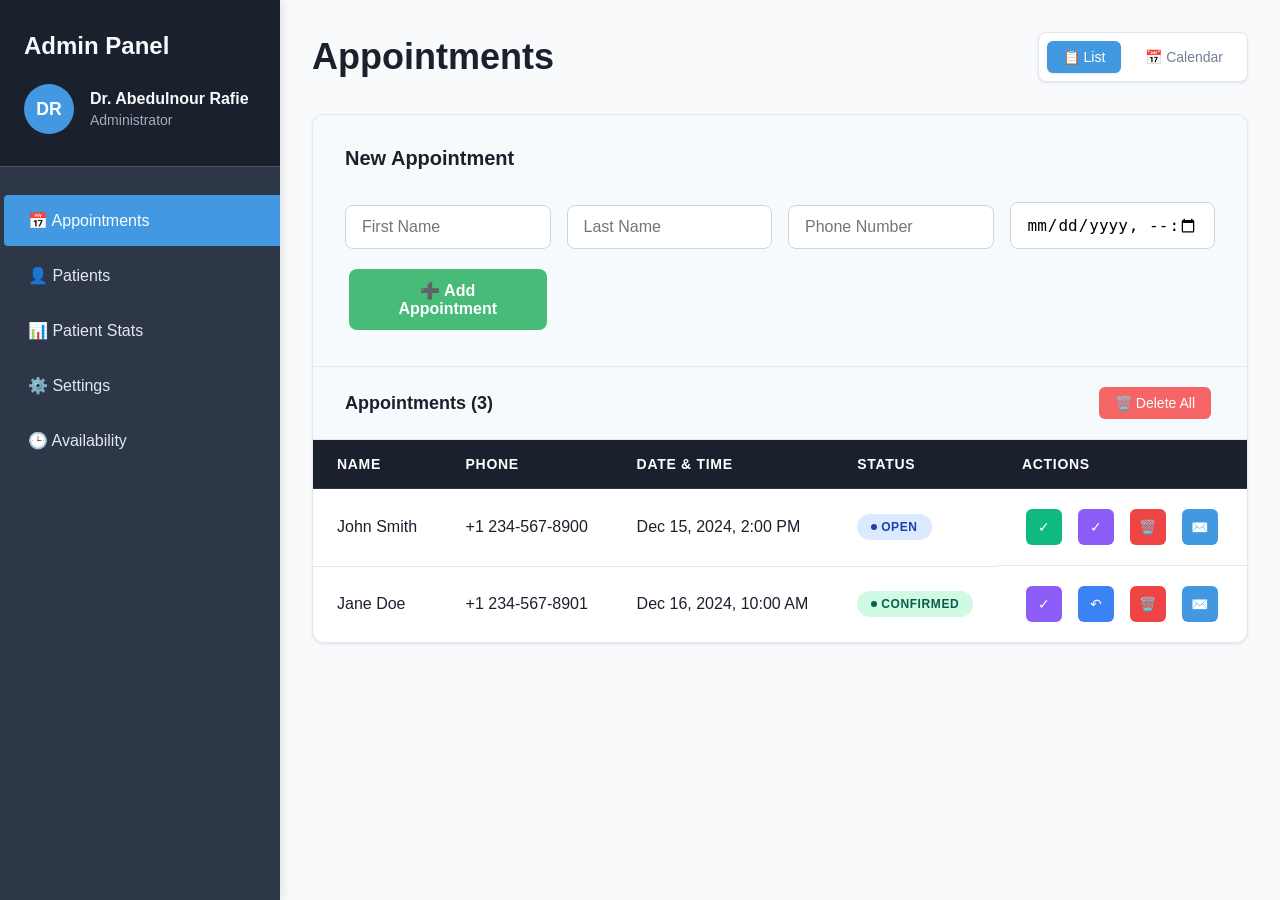
<file: demo.html>
<!DOCTYPE html>
<html lang="en">
<head>
    <meta charset="UTF-8">
    <meta name="viewport" content="width=device-width, initial-scale=1.0">
    <title>Mobile Admin Panel Demo</title>
    <link rel="stylesheet" href="AdminPanel.css">
    <style>
        /* Quick demo styles */
        .demo-container {
            font-family: -apple-system, BlinkMacSystemFont, 'Segoe UI', Roboto, sans-serif;
        }
        
        .status-badge.open { background: #dbeafe; color: #1e40af; }
        .status-badge.confirmed { background: #d1fae5; color: #065f46; }
        .status-badge.completed { background: #f3e8ff; color: #6b21a8; }
        .status-badge.cancelled { background: #fee2e2; color: #991b1b; }
        
        button {
            border: none;
            padding: 0.5rem;
            border-radius: 4px;
            cursor: pointer;
            margin: 0.25rem;
        }
    </style>
</head>
<body>
    <div class="demo-container">
        <div class="admin-container">
            <!-- Mobile Menu Button -->
            <button class="mobile-menu-btn" onclick="toggleMobileMenu()">
                ☰
            </button>

            <!-- Mobile Overlay -->
            <div class="mobile-overlay" id="mobileOverlay" onclick="closeMobileMenu()"></div>

            <!-- Side Panel -->
            <div class="side-panel" id="sidePanel">
                <div class="panel-header">
                    <h2>Admin Panel</h2>
                    <div class="doctor-info">
                        <div class="doctor-avatar">DR</div>
                        <div class="doctor-details">
                            <h3>Dr. Abedulnour Rafie</h3>
                            <p>Administrator</p>
                        </div>
                    </div>
                </div>
                
                <nav class="navigation">
                    <button class="active">
                        📅 Appointments
                    </button>
                    <button>
                        👤 Patients
                    </button>
                    <button>
                        📊 Patient Stats
                    </button>
                    <button>
                        ⚙️ Settings
                    </button>
                    <button>
                        🕒 Availability
                    </button>
                </nav>
            </div>
            
            <!-- Main Content -->
            <div class="main-content">
                <div class="content-header">
                    <h1>Appointments</h1>
                    <div class="view-toggle">
                        <button class="active">📋 List</button>
                        <button>📅 Calendar</button>
                    </div>
                </div>
                
                <div class="data-table-container">
                    <!-- Add Appointment Form -->
                    <div class="add-appointment-form">
                        <h3>New Appointment</h3>
                        <input type="text" placeholder="First Name">
                        <input type="text" placeholder="Last Name">
                        <input type="tel" placeholder="Phone Number">
                        <input type="datetime-local">
                        <button class="add-btn">➕ Add Appointment</button>
                    </div>

                    <!-- Table Actions -->
                    <div class="table-actions">
                        <h4>Appointments (3)</h4>
                        <button class="delete-all-btn">🗑️ Delete All</button>
                    </div>

                    <!-- Desktop Table View -->
                    <table class="data-table">
                        <thead>
                            <tr>
                                <th>Name</th>
                                <th>Phone</th>
                                <th>Date & Time</th>
                                <th>Status</th>
                                <th>Actions</th>
                            </tr>
                        </thead>
                        <tbody>
                            <tr>
                                <td>John Smith</td>
                                <td>+1 234-567-8900</td>
                                <td>Dec 15, 2024, 2:00 PM</td>
                                <td><span class="status-badge open">Open</span></td>
                                <td class="action-buttons">
                                    <button style="background: #10b981; color: white;">✓</button>
                                    <button style="background: #8b5cf6; color: white;">✓</button>
                                    <button style="background: #ef4444; color: white;">🗑️</button>
                                    <button class="message-btn">✉️</button>
                                </td>
                            </tr>
                            <tr>
                                <td>Jane Doe</td>
                                <td>+1 234-567-8901</td>
                                <td>Dec 16, 2024, 10:00 AM</td>
                                <td><span class="status-badge confirmed">Confirmed</span></td>
                                <td class="action-buttons">
                                    <button style="background: #8b5cf6; color: white;">✓</button>
                                    <button style="background: #3b82f6; color: white;">↶</button>
                                    <button style="background: #ef4444; color: white;">🗑️</button>
                                    <button class="message-btn">✉️</button>
                                </td>
                            </tr>
                        </tbody>
                    </table>

                    <!-- Mobile Card View -->
                    <div class="appointments-grid">
                        <div class="appointment-card">
                            <div class="appointment-card-header">
                                <div>
                                    <h3 class="appointment-card-name">John Smith</h3>
                                    <p class="appointment-card-time">Dec 15, 2024, 2:00 PM</p>
                                    <p class="appointment-card-phone">+1 234-567-8900</p>
                                </div>
                                <span class="status-badge open">Open</span>
                            </div>
                            
                            <div class="appointment-card-actions">
                                <button style="background: #10b981; color: white;">✓ Confirm</button>
                                <button style="background: #8b5cf6; color: white;">✓ Complete</button>
                                <button style="background: #ef4444; color: white;">🗑️ Delete</button>
                                <button class="message-btn">✉️ Message</button>
                            </div>
                        </div>

                        <div class="appointment-card">
                            <div class="appointment-card-header">
                                <div>
                                    <h3 class="appointment-card-name">Jane Doe</h3>
                                    <p class="appointment-card-time">Dec 16, 2024, 10:00 AM</p>
                                    <p class="appointment-card-phone">+1 234-567-8901</p>
                                </div>
                                <span class="status-badge confirmed">Confirmed</span>
                            </div>
                            
                            <div class="appointment-card-actions">
                                <button style="background: #8b5cf6; color: white;">✓ Complete</button>
                                <button style="background: #3b82f6; color: white;">↶ Reopen</button>
                                <button style="background: #ef4444; color: white;">🗑️ Delete</button>
                                <button class="message-btn">✉️ Message</button>
                            </div>
                        </div>

                        <div class="appointment-card">
                            <div class="appointment-card-header">
                                <div>
                                    <h3 class="appointment-card-name">Bob Johnson</h3>
                                    <p class="appointment-card-time">Dec 17, 2024, 3:30 PM</p>
                                    <p class="appointment-card-phone">+1 234-567-8902</p>
                                </div>
                                <span class="status-badge completed">Completed</span>
                            </div>
                            
                            <div class="appointment-card-actions">
                                <button style="background: #3b82f6; color: white;">↶ Reopen</button>
                                <button style="background: #ef4444; color: white;">🗑️ Delete</button>
                                <button class="message-btn">✉️ Message</button>
                            </div>
                        </div>
                    </div>
                </div>
            </div>
        </div>
    </div>

    <script>
        let mobileMenuOpen = false;

        function toggleMobileMenu() {
            const sidePanel = document.getElementById('sidePanel');
            const overlay = document.getElementById('mobileOverlay');
            const menuBtn = document.querySelector('.mobile-menu-btn');
            
            mobileMenuOpen = !mobileMenuOpen;
            
            if (mobileMenuOpen) {
                sidePanel.classList.add('open');
                overlay.classList.add('show');
                menuBtn.innerHTML = '✕';
            } else {
                sidePanel.classList.remove('open');
                overlay.classList.remove('show');
                menuBtn.innerHTML = '☰';
            }
        }

        function closeMobileMenu() {
            const sidePanel = document.getElementById('sidePanel');
            const overlay = document.getElementById('mobileOverlay');
            const menuBtn = document.querySelector('.mobile-menu-btn');
            
            mobileMenuOpen = false;
            sidePanel.classList.remove('open');
            overlay.classList.remove('show');
            menuBtn.innerHTML = '☰';
        }

        // Close menu when clicking navigation items
        document.addEventListener('DOMContentLoaded', function() {
            document.querySelectorAll('.navigation button').forEach(button => {
                button.addEventListener('click', closeMobileMenu);
            });
        });

        // Test the mobile menu on page load
        window.addEventListener('resize', function() {
            if (window.innerWidth > 768 && mobileMenuOpen) {
                closeMobileMenu();
            }
        });
    </script>
</body>
</html>
</file>
<file: AdminPanel.css>
/* AdminPanel.css - Clean Main Design */

/* Reset and Base Styles */
* {
  margin: 0;
  padding: 0;
  box-sizing: border-box;
}

body {
  font-family: -apple-system, BlinkMacSystemFont, 'Segoe UI', Roboto, Oxygen, Ubuntu, Cantarell, sans-serif;
  background-color: #f8fafc;
  color: #1a202c;
}

/* Admin Container */
.admin-container {
  display: flex;
  min-height: 100vh;
  background-color: #f8fafc;
}

/* Side Panel Styles - Original Design */
.side-panel {
  width: 280px;
  background: #2d3748;
  color: white;
  position: fixed;
  height: 100vh;
  left: 0;
  top: 0;
  z-index: 1000;
  overflow-y: auto;
  transition: transform 0.3s cubic-bezier(0.4, 0, 0.2, 1);
  box-shadow: 2px 0 10px rgba(0, 0, 0, 0.1);
}

.panel-header {
  padding: 2rem 1.5rem;
  border-bottom: 1px solid #4a5568;
  background: #1a202c;
}

.panel-header h2 {
  margin: 0 0 1.5rem 0;
  font-size: 1.5rem;
  font-weight: 700;
  color: #f7fafc;
}

.doctor-info {
  display: flex;
  align-items: center;
  gap: 1rem;
}

.doctor-avatar {
  width: 50px;
  height: 50px;
  background: #4299e1;
  border-radius: 50%;
  display: flex;
  align-items: center;
  justify-content: center;
  font-weight: bold;
  font-size: 1.1rem;
  color: white;
}

.doctor-details h3 {
  margin: 0;
  font-size: 1rem;
  font-weight: 600;
  color: #f7fafc;
}

.doctor-details p {
  margin: 0.25rem 0 0 0;
  font-size: 0.875rem;
  color: #a0aec0;
}

.navigation {
  padding: 1.5rem 0;
}

.navigation button {
  width: 100%;
  padding: 1rem 1.5rem;
  background: none;
  border: none;
  color: #e2e8f0;
  text-align: left;
  cursor: pointer;
  transition: all 0.3s ease;
  display: flex;
  align-items: center;
  gap: 0.75rem;
  font-size: 1rem;
  font-weight: 500;
}

.navigation button:hover {
  background: #4a5568;
  color: #f7fafc;
}

.navigation button.active {
  background: #4299e1;
  color: white;
  border-right: 4px solid #2b6cb0;
}

.navigation button svg {
  font-size: 1.1rem;
}

/* Main Content */
.main-content {
  flex: 1;
  margin-left: 280px;
  padding: 2rem;
  min-height: 100vh;
  background: #f8fafc;
}

.content-header {
  display: flex;
  justify-content: space-between;
  align-items: center;
  margin-bottom: 2rem;
  flex-wrap: wrap;
  gap: 1rem;
}

.content-header h1 {
  margin: 0;
  color: #1a202c;
  font-size: 2.25rem;
  font-weight: 700;
}

/* View Toggle */
.view-toggle {
  display: flex;
  background: white;
  border-radius: 8px;
  padding: 4px;
  box-shadow: 0 1px 3px rgba(0, 0, 0, 0.1);
  border: 1px solid #e2e8f0;
}

.view-toggle button {
  padding: 0.5rem 1rem;
  border: none;
  background: none;
  cursor: pointer;
  border-radius: 6px;
  transition: all 0.3s ease;
  color: #718096;
  font-weight: 500;
  font-size: 0.875rem;
}

.view-toggle button.active {
  background: #4299e1;
  color: white;
  box-shadow: 0 1px 2px rgba(0, 0, 0, 0.1);
}

/* Data Table Container */
.data-table-container {
  background: white;
  border-radius: 12px;
  padding: 0;
  box-shadow: 0 1px 3px rgba(0, 0, 0, 0.1);
  border: 1px solid #e2e8f0;
  overflow: hidden;
}

/* Add Appointment Form */
.add-appointment-form {
  background: #f7fafc;
  padding: 2rem;
  border-bottom: 1px solid #e2e8f0;
  display: grid;
  grid-template-columns: repeat(auto-fit, minmax(200px, 1fr));
  gap: 1rem;
  align-items: end;
}

.add-appointment-form h3 {
  grid-column: 1 / -1;
  margin: 0 0 1rem 0;
  color: #1a202c;
  font-size: 1.25rem;
  font-weight: 600;
}

.add-appointment-form input {
  padding: 0.75rem 1rem;
  border: 1px solid #cbd5e0;
  border-radius: 8px;
  font-size: 1rem;
  transition: all 0.3s ease;
  background: white;
}

.add-appointment-form input:focus {
  outline: none;
  border-color: #4299e1;
  box-shadow: 0 0 0 3px rgba(66, 153, 225, 0.1);
}

.add-btn {
  background: #48bb78;
  color: white;
  border: none;
  padding: 0.75rem 1.5rem;
  border-radius: 8px;
  cursor: pointer;
  font-weight: 600;
  display: flex;
  align-items: center;
  justify-content: center;
  gap: 0.5rem;
  transition: all 0.3s ease;
  font-size: 1rem;
}

.add-btn:hover {
  background: #38a169;
  transform: translateY(-1px);
  box-shadow: 0 4px 12px rgba(72, 187, 120, 0.3);
}

/* Table Actions */
.table-actions {
  padding: 1rem 2rem;
  border-bottom: 1px solid #e2e8f0;
  display: flex;
  justify-content: space-between;
  align-items: center;
  background: #f7fafc;
}

.table-actions h4 {
  margin: 0;
  color: #1a202c;
  font-size: 1.125rem;
  font-weight: 600;
}

.delete-all-btn {
  background: #f56565;
  color: white;
  border: none;
  padding: 0.5rem 1rem;
  border-radius: 6px;
  cursor: pointer;
  font-weight: 500;
  display: flex;
  align-items: center;
  gap: 0.5rem;
  transition: all 0.3s ease;
  font-size: 0.875rem;
}

.delete-all-btn:hover {
  background: #e53e3e;
  transform: translateY(-1px);
  box-shadow: 0 4px 12px rgba(245, 101, 101, 0.3);
}

/* Enhanced Data Table */
.data-table {
  width: 100%;
  border-collapse: collapse;
}

.data-table th {
  background: #1a202c;
  color: white;
  padding: 1rem 1.5rem;
  text-align: left;
  font-weight: 600;
  font-size: 0.875rem;
  text-transform: uppercase;
  letter-spacing: 0.05em;
  border-bottom: 1px solid #2d3748;
}

.data-table td {
  padding: 1rem 1.5rem;
  border-bottom: 1px solid #e2e8f0;
  vertical-align: middle;
}

.data-table tbody tr {
  transition: all 0.2s ease;
}

.data-table tbody tr:hover {
  background: #f7fafc;
  transform: translateX(2px);
}

.data-table tbody tr:last-child td {
  border-bottom: none;
}

/* Enhanced Action Buttons */
.action-buttons {
  display: flex;
  gap: 0.5rem;
  align-items: center;
}

.action-buttons button {
  padding: 0.5rem;
  border: none;
  border-radius: 6px;
  cursor: pointer;
  transition: all 0.3s ease;
  display: flex;
  align-items: center;
  justify-content: center;
  min-width: 36px;
  height: 36px;
  font-size: 0.875rem;
}

.action-buttons button:hover {
  transform: translateY(-1px);
  box-shadow: 0 4px 8px rgba(0, 0, 0, 0.2);
}

.message-btn {
  background: #4299e1;
  color: white;
}

.message-btn:hover {
  background: #3182ce;
}

/* Simplified Status Badge */
.status-badge {
  padding: 0.375rem 0.875rem;
  border-radius: 20px;
  font-size: 0.75rem;
  font-weight: 600;
  text-transform: uppercase;
  letter-spacing: 0.05em;
  display: inline-flex;
  align-items: center;
  gap: 0.25rem;
}

.status-badge::before {
  content: '';
  width: 6px;
  height: 6px;
  border-radius: 50%;
  background: currentColor;
}

/* Simplified color system: Pending -> Accepted -> Rejected */
.status-badge.pending,
.status-badge.open {
  background: #fef3cd;
  color: #856404;
}

.status-badge.accepted,
.status-badge.confirmed,
.status-badge.completed {
  background: #d1ecf1;
  color: #0c5460;
}

.status-badge.rejected,
.status-badge.cancelled {
  background: #f8d7da;
  color: #721c24;
}

/* Mobile Menu Button */
.mobile-menu-btn {
  position: fixed;
  top: 1rem;
  left: 1rem;
  z-index: 1001;
  background: #4299e1;
  color: white;
  border: none;
  padding: 0.75rem;
  border-radius: 8px;
  cursor: pointer;
  box-shadow: 0 4px 12px rgba(66, 153, 225, 0.3);
  font-size: 1.25rem;
  width: 48px;
  height: 48px;
  display: none;
  align-items: center;
  justify-content: center;
  transition: all 0.3s ease;
}

.mobile-menu-btn:hover {
  background: #3182ce;
  transform: translateY(-1px);
  box-shadow: 0 6px 16px rgba(66, 153, 225, 0.4);
}

.mobile-overlay {
  position: fixed;
  top: 0;
  left: 0;
  right: 0;
  bottom: 0;
  background: rgba(0, 0, 0, 0.5);
  backdrop-filter: blur(4px);
  z-index: 999;
  opacity: 0;
  visibility: hidden;
  transition: all 0.3s ease;
}

.mobile-overlay.show {
  opacity: 1;
  visibility: visible;
}

/* Enhanced Appointment Cards for Mobile */
.appointments-grid {
  display: none;
  grid-template-columns: 1fr;
  gap: 1rem;
  padding: 1rem;
}

.appointment-card {
  background: white;
  border-radius: 12px;
  padding: 1.5rem;
  box-shadow: 0 2px 8px rgba(0, 0, 0, 0.1);
  border: 1px solid #e2e8f0;
  border-left: 4px solid #4299e1;
  transition: all 0.3s ease;
}

.appointment-card:hover {
  transform: translateY(-2px);
  box-shadow: 0 8px 25px rgba(0, 0, 0, 0.15);
  border-left-color: #3182ce;
}

.appointment-card-header {
  display: flex;
  justify-content: space-between;
  align-items: flex-start;
  margin-bottom: 1rem;
}

.appointment-card-name {
  font-size: 1.125rem;
  font-weight: 600;
  color: #1a202c;
  margin: 0 0 0.5rem 0;
}

.appointment-card-time {
  font-size: 0.875rem;
  color: #4a5568;
  margin: 0 0 0.25rem 0;
  font-weight: 500;
}

.appointment-card-phone {
  font-size: 0.875rem;
  color: #718096;
  margin: 0;
}

.appointment-card-actions {
  display: flex;
  gap: 0.5rem;
  align-items: center;
  flex-wrap: wrap;
  margin-top: 1rem;
  padding-top: 1rem;
  border-top: 1px solid #e2e8f0;
}

.appointment-card-actions button {
  padding: 0.5rem 0.75rem;
  border: none;
  border-radius: 6px;
  cursor: pointer;
  font-size: 0.875rem;
  font-weight: 500;
  transition: all 0.3s ease;
  display: flex;
  align-items: center;
  gap: 0.5rem;
  min-height: 36px;
}

.appointment-card .message-btn {
  background: #4299e1;
  color: white;
}

.appointment-card .message-btn:hover {
  background: #3182ce;
  transform: translateY(-1px);
}

/* Card Messaging Section */
.card-messaging-section {
  margin-top: 1rem;
  padding-top: 1rem;
  border-top: 1px solid #e2e8f0;
}

.card-messaging-section input[type="text"] {
  width: 100%;
  padding: 0.75rem;
  border: 1px solid #cbd5e0;
  border-radius: 6px;
  margin-bottom: 0.75rem;
  font-size: 0.875rem;
  transition: border-color 0.3s ease;
}

.card-messaging-section input[type="text"]:focus {
  outline: none;
  border-color: #4299e1;
  box-shadow: 0 0 0 3px rgba(66, 153, 225, 0.1);
}

.messaging-buttons {
  display: flex;
  gap: 0.5rem;
}

.messaging-buttons button {
  padding: 0.625rem 1rem;
  border: none;
  border-radius: 6px;
  cursor: pointer;
  font-size: 0.875rem;
  font-weight: 500;
  transition: all 0.3s ease;
}

.send-btn {
  background: #48bb78;
  color: white;
  flex: 1;
}

.send-btn:hover {
  background: #38a169;
  transform: translateY(-1px);
}

.cancel-btn {
  background: #718096;
  color: white;
}

.cancel-btn:hover {
  background: #4a5568;
}

/* Loading States */
.loading {
  display: flex;
  justify-content: center;
  align-items: center;
  height: 200px;
  font-size: 1.125rem;
  color: #718096;
  background: white;
  border-radius: 12px;
  border: 1px solid #e2e8f0;
}

/* Coming Soon */
.coming-soon,
.comingsoon {
  background: white;
  padding: 3rem;
  border-radius: 12px;
  text-align: center;
  box-shadow: 0 1px 3px rgba(0, 0, 0, 0.1);
  border: 1px solid #e2e8f0;
}

.coming-soon p {
  margin: 0;
  color: #718096;
  font-size: 1.125rem;
}

/* RESPONSIVE DESIGN */

/* Large tablets and small desktops */
@media (max-width: 1024px) {
  .side-panel {
    width: 260px;
  }
  
  .main-content {
    margin-left: 260px;
    padding: 1.5rem;
  }
  
  .content-header h1 {
    font-size: 2rem;
  }
}

/* Tablets */
@media (max-width: 768px) {
  .mobile-menu-btn {
    display: flex;
  }
  
  .side-panel {
    transform: translateX(-100%);
  }
  
  .side-panel.open {
    transform: translateX(0);
  }
  
  .main-content {
    margin-left: 0;
    padding: 1rem;
    padding-top: 4rem;
  }
  
  .content-header {
    flex-direction: column;
    align-items: flex-start;
    gap: 1rem;
  }
  
  .content-header h1 {
    font-size: 1.75rem;
  }
  
  /* Switch to card view on tablets */
  .data-table {
    display: none;
  }
  
  .appointments-grid {
    display: grid;
  }
  
  .add-appointment-form {
    grid-template-columns: 1fr;
    padding: 1.5rem;
  }
  
  .view-toggle {
    width: 100%;
  }
  
  .view-toggle button {
    flex: 1;
  }
}

/* Mobile phones */
@media (max-width: 480px) {
  .main-content {
    padding: 0.75rem;
    padding-top: 3.5rem;
  }
  
  .content-header h1 {
    font-size: 1.5rem;
  }
  
  .data-table-container {
    border-radius: 8px;
  }
  
  .add-appointment-form {
    padding: 1rem;
  }
  
  .add-appointment-form h3 {
    font-size: 1.125rem;
  }
  
  .appointments-grid {
    gap: 0.75rem;
    padding: 0.75rem;
  }
  
  .appointment-card {
    padding: 1rem;
  }
  
  .appointment-card-name {
    font-size: 1rem;
  }
  
  .side-panel {
    width: 100%;
    max-width: 280px;
  }
}

/* Extra small devices */
@media (max-width: 320px) {
  .main-content {
    padding: 0.5rem;
    padding-top: 3rem;
  }
  
  .appointments-grid {
    padding: 0.5rem;
  }
  
  .appointment-card {
    padding: 0.75rem;
  }
  
  .add-appointment-form {
    padding: 0.75rem;
  }
}

/* Touch device optimizations */
@media (hover: none) and (pointer: coarse) {
  .navigation button,
  .add-btn,
  .delete-all-btn,
  .action-buttons button,
  .view-toggle button,
  .mobile-menu-btn {
    min-height: 44px;
  }
  
  .add-appointment-form input {
    min-height: 44px;
  }
  
  /* Remove hover effects on touch devices */
  .data-table tbody tr:hover {
    transform: none;
  }
  
  .appointment-card:hover {
    transform: none;
  }
}

/* Dark mode support */
@media (prefers-color-scheme: dark) {
  body {
    background-color: #1a202c;
    color: #f7fafc;
  }
  
  .admin-container {
    background-color: #1a202c;
  }
  
  .main-content {
    background: #1a202c;
  }
  
  .data-table-container,
  .appointment-card,
  .coming-soon,
  .comingsoon,
  .loading {
    background: #2d3748;
    color: #f7fafc;
    border-color: #4a5568;
  }
  
  .add-appointment-form,
  .table-actions {
    background: #2d3748;
    border-color: #4a5568;
  }
  
  .add-appointment-form input {
    background: #1a202c;
    border-color: #4a5568;
    color: #f7fafc;
  }
  
  .data-table th {
    background: #1a202c;
  }
  
  .data-table td {
    border-color: #4a5568;
  }
  
  .data-table tbody tr:hover {
    background: #4a5568;
  }
  
  .content-header h1 {
    color: #f7fafc;
  }
  
  .view-toggle {
    background: #2d3748;
    border-color: #4a5568;
  }
}
</file>
